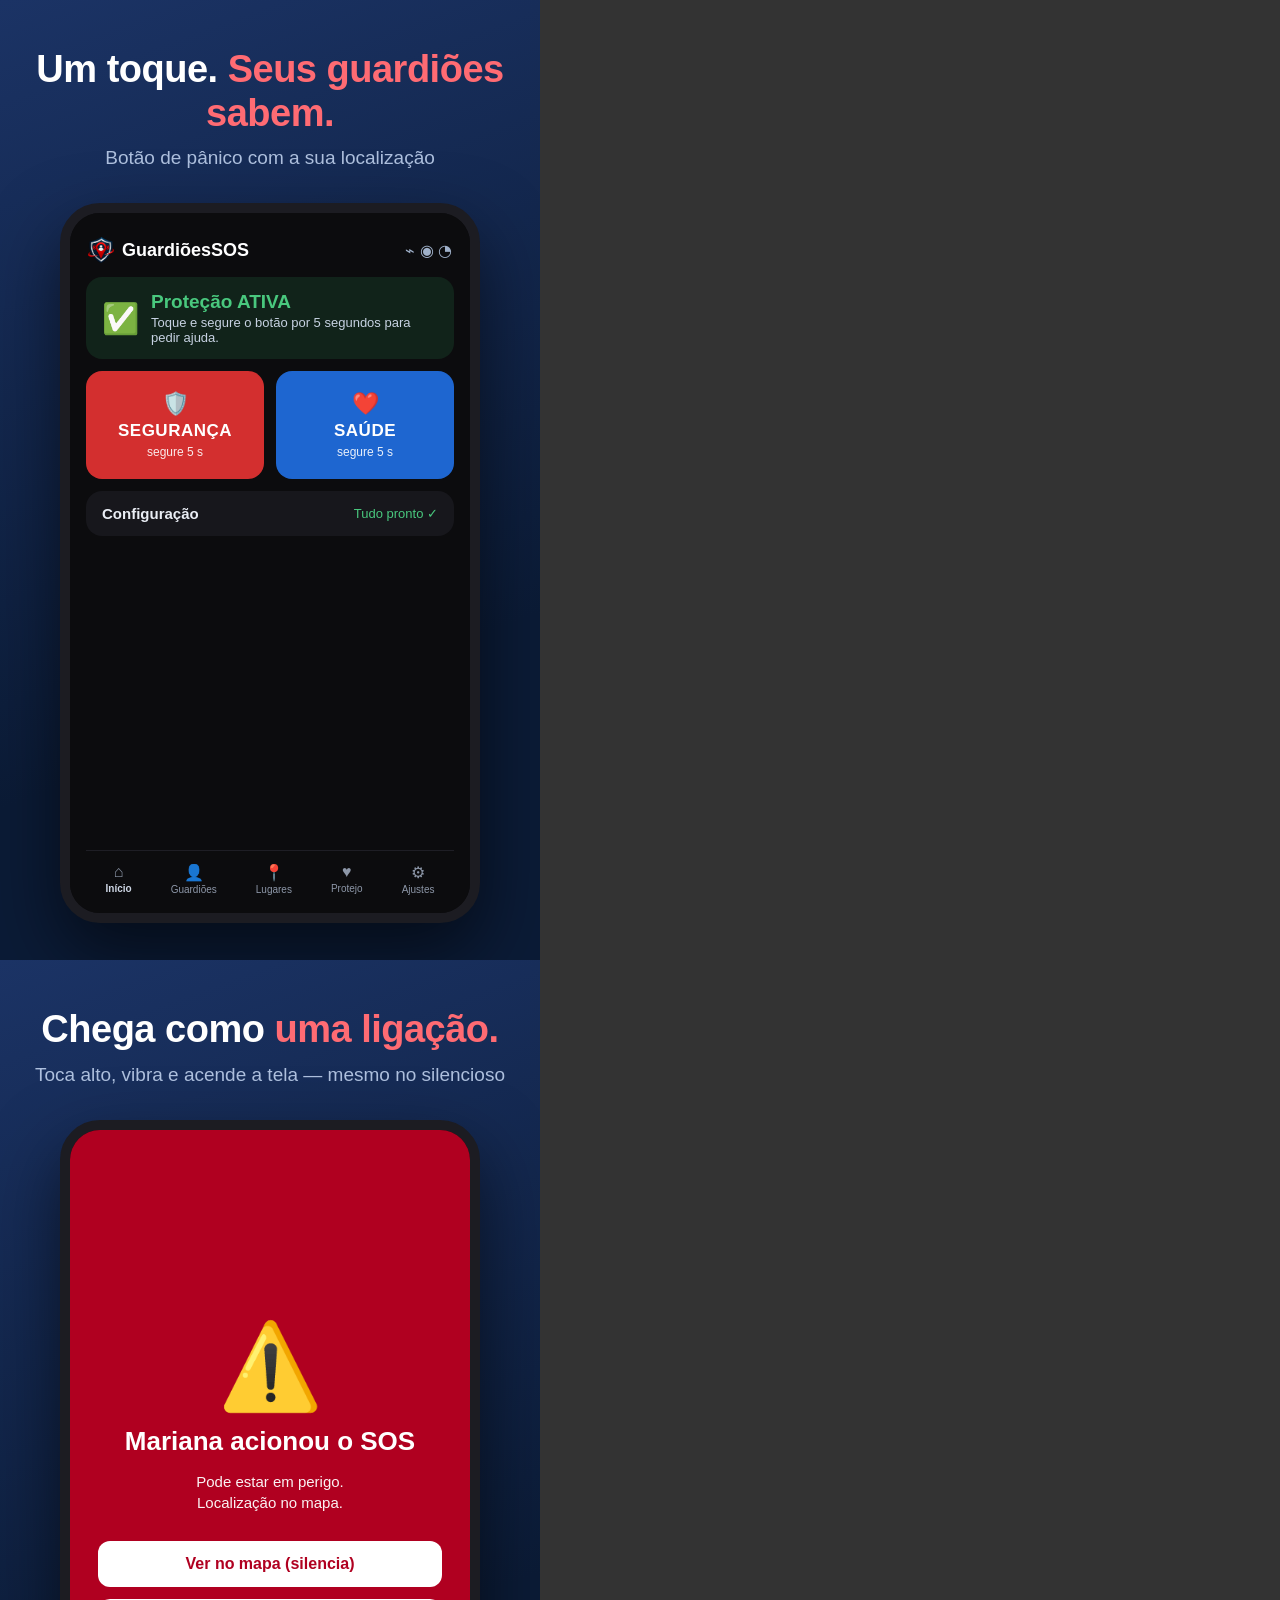
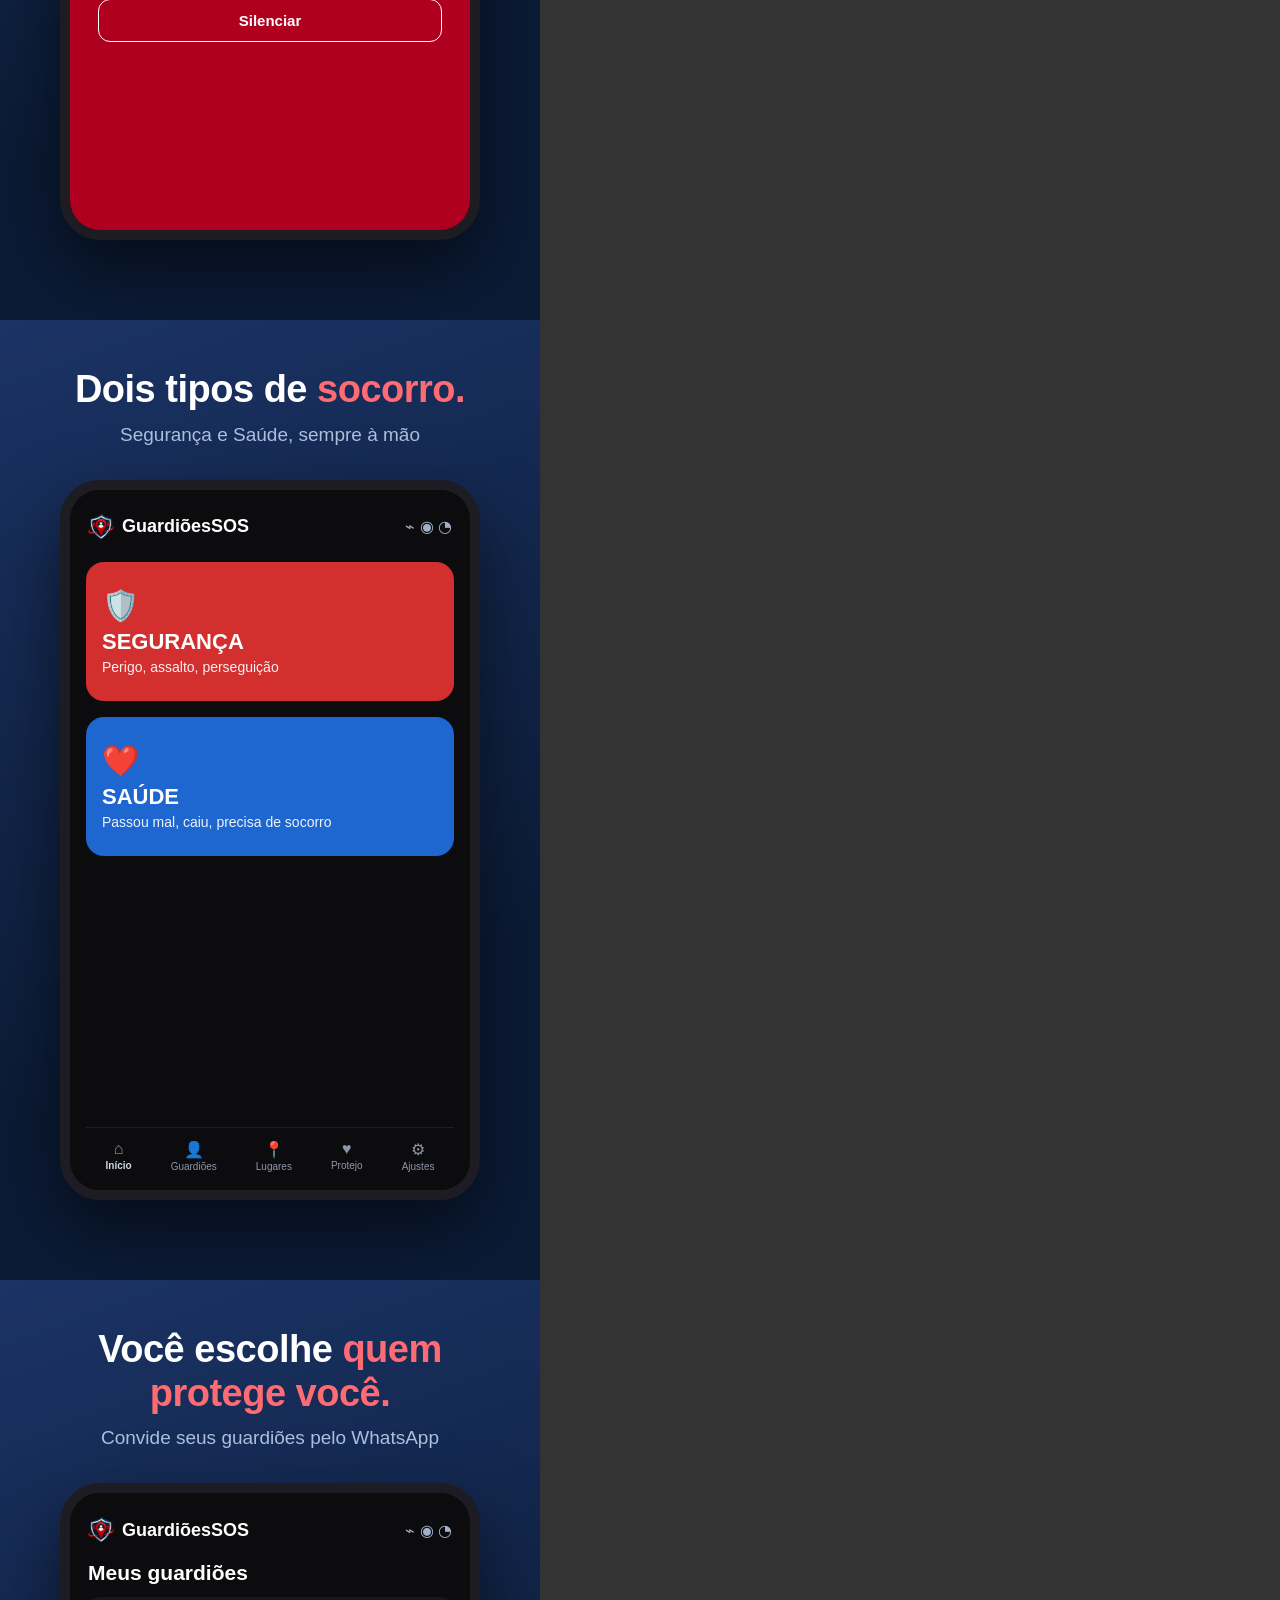
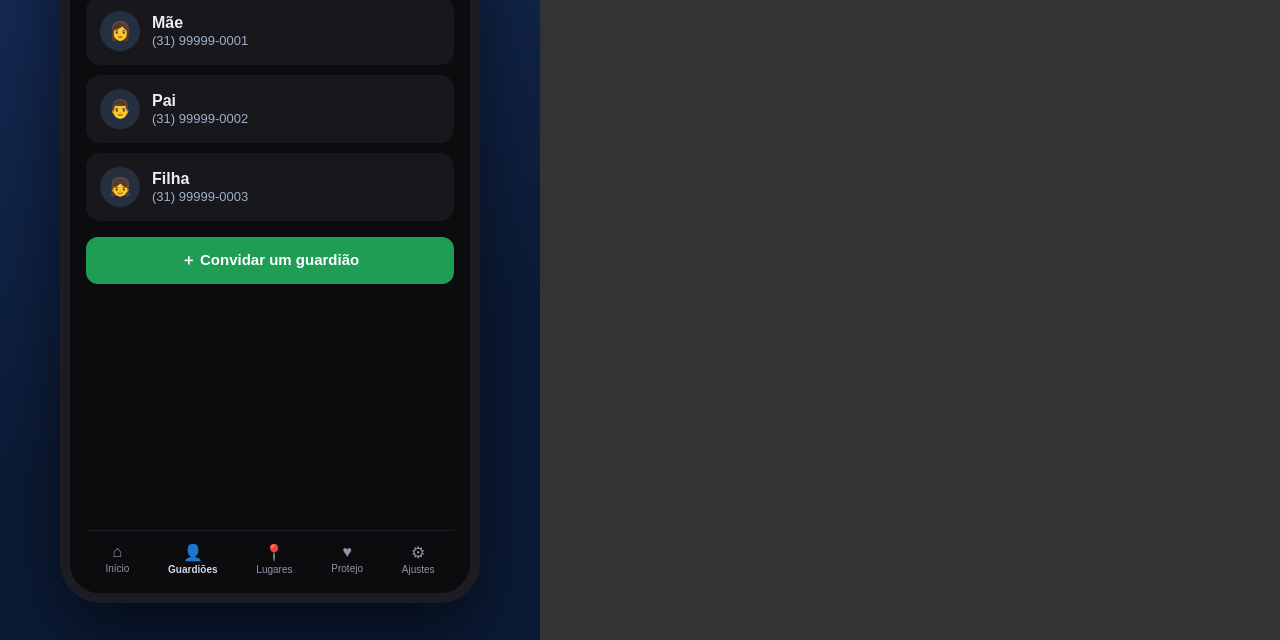
<file: docs/loja/store-shots.html>
<!doctype html>
<html lang="pt-BR">
<head>
<meta charset="utf-8" />
<style>
  * { box-sizing: border-box; margin: 0; padding: 0; }
  :root{ --nav:#0b1b36; --nav2:#16294f; --red:#d32f2f; --blue:#1e66d0; --green:#2e9e5b; }
  body { font-family: -apple-system, "Segoe UI", Roboto, Helvetica, Arial, sans-serif; background:#333; }
  .shot {
    width: 540px; height: 960px; position: relative; overflow: hidden;
    background: linear-gradient(160deg, #1b3365 0%, #0b1b36 70%);
    display: flex; flex-direction: column; align-items: center;
    padding: 48px 34px 0;
  }
  .head { color:#fff; font-size: 38px; font-weight: 800; text-align:center; line-height:1.15; letter-spacing:-0.5px; }
  .head .hl { color:#ff6b73; }
  .sub { color:#aec0de; font-size:19px; text-align:center; margin-top:12px; font-weight:500; }
  /* telefone */
  .phone { margin-top: 34px; width: 420px; height: 720px; border-radius: 40px; background:#0c0c0e;
    border: 10px solid #1c1c22; box-shadow: 0 30px 70px rgba(0,0,0,.55); overflow:hidden; position:relative; }
  .scr { position:absolute; inset:0; background:#0c0c0e; color:#eaeef5; padding: 18px 16px; display:flex; flex-direction:column; }
  /* topbar */
  .top { display:flex; align-items:center; gap:8px; padding: 6px 2px 14px; }
  .top img { width: 26px; height: 26px; }
  .top .nm { font-weight:800; font-size:18px; color:#fff; flex:1; }
  .top .ic { color:#9fb0c9; font-size:16px; }
  .card { background:#17171c; border-radius:16px; padding:14px 16px; margin-bottom:12px; }
  .status { display:flex; align-items:center; gap:12px; background: rgba(46,158,91,.16); }
  .status .big { font-size:30px; }
  .status .t { font-weight:800; color:#49c87e; font-size:19px; }
  .status .s { color:#c7d2e2; font-size:13px; margin-top:2px; }
  .sosrow { display:flex; gap:12px; margin-bottom:12px; }
  .sos { flex:1; border-radius:16px; padding:20px 10px; text-align:center; color:#fff; }
  .sos.seg { background: var(--red); }
  .sos.sau { background: var(--blue); }
  .sos .em { font-size:22px; }
  .sos .nm { font-weight:800; font-size:17px; margin-top:4px; letter-spacing:.5px; }
  .sos .hint { font-size:12px; opacity:.9; margin-top:4px; }
  .cfg { display:flex; align-items:center; justify-content:space-between; }
  .cfg .t { font-weight:700; font-size:15px; }
  .cfg .ok { color:#49c87e; font-size:13px; }
  .nav { margin-top:auto; display:flex; justify-content:space-around; padding-top:12px; border-top:1px solid #1e1e25; color:#8d97a8; font-size:10px; }
  .nav b { color:#cfd8e6; }
  .nav .i { font-size:16px; display:block; text-align:center; margin-bottom:2px; }
  /* alerta */
  .alert { background:#b00020; align-items:center; justify-content:center; text-align:center; padding:28px; }
  .alert .warn { font-size:84px; }
  .alert .t { color:#fff; font-size:26px; font-weight:800; margin-top:10px; line-height:1.2; }
  .alert .b { color:#fff; font-size:15px; margin-top:14px; opacity:.95; line-height:1.4; }
  .alert .btn1 { margin-top:28px; width:100%; background:#fff; color:#b00020; font-weight:800; font-size:16px; border-radius:12px; padding:14px; }
  .alert .btn2 { margin-top:12px; width:100%; border:1.5px solid #fff; color:#fff; font-weight:600; font-size:15px; border-radius:12px; padding:12px; }
  /* guardioes */
  .gtitle { font-weight:800; font-size:21px; color:#fff; margin: 4px 2px 12px; }
  .grow { display:flex; align-items:center; gap:12px; background:#17171c; border-radius:14px; padding:14px 14px; margin-bottom:10px; }
  .grow .av { width:40px; height:40px; border-radius:50%; background:#24303f; display:flex; align-items:center; justify-content:center; font-size:18px; }
  .grow .nm { font-weight:700; font-size:16px; }
  .grow .ph { color:#9fb0c9; font-size:13px; margin-top:1px; }
  .ginvite { margin-top:6px; background:#1f9d55; color:#fff; font-weight:800; font-size:15px; text-align:center; border-radius:12px; padding:14px; }
  .big-sos { display:flex; flex-direction:column; gap:16px; margin-top:8px; }
  .bs { border-radius:18px; padding:26px 16px; color:#fff; }
  .bs.seg{ background:var(--red);} .bs.sau{ background:var(--blue);}
  .bs .em{ font-size:30px;} .bs .nm{ font-weight:800; font-size:22px; margin-top:6px;} .bs .d{ font-size:14px; opacity:.92; margin-top:4px;}
</style>
</head>
<body>

<!-- 1. HOME -->
<div class="shot" id="s1">
  <div class="head">Um toque. <span class="hl">Seus guardiões sabem.</span></div>
  <div class="sub">Botão de pânico com a sua localização</div>
  <div class="phone"><div class="scr">
    <div class="top"><img src="escudo.png"><span class="nm">GuardiõesSOS</span><span class="ic">⌁ ◉ ◔</span></div>
    <div class="card status"><span class="big">✅</span><div><div class="t">Proteção ATIVA</div><div class="s">Toque e segure o botão por 5 segundos para pedir ajuda.</div></div></div>
    <div class="sosrow">
      <div class="sos seg"><div class="em">🛡️</div><div class="nm">SEGURANÇA</div><div class="hint">segure 5 s</div></div>
      <div class="sos sau"><div class="em">❤️</div><div class="nm">SAÚDE</div><div class="hint">segure 5 s</div></div>
    </div>
    <div class="card cfg"><span class="t">Configuração</span><span class="ok">Tudo pronto ✓</span></div>
    <div class="nav">
      <div><span class="i">⌂</span><b>Início</b></div><div><span class="i">👤</span>Guardiões</div>
      <div><span class="i">📍</span>Lugares</div><div><span class="i">♥</span>Protejo</div><div><span class="i">⚙</span>Ajustes</div>
    </div>
  </div></div>
</div>

<!-- 2. ALERTA -->
<div class="shot" id="s2">
  <div class="head">Chega como <span class="hl">uma ligação.</span></div>
  <div class="sub">Toca alto, vibra e acende a tela — mesmo no silencioso</div>
  <div class="phone"><div class="scr alert">
    <div class="warn">⚠️</div>
    <div class="t">Mariana acionou o SOS</div>
    <div class="b">Pode estar em perigo.<br>Localização no mapa.</div>
    <div class="btn1">Ver no mapa (silencia)</div>
    <div class="btn2">Silenciar</div>
  </div></div>
</div>

<!-- 3. DOIS SOS -->
<div class="shot" id="s3">
  <div class="head">Dois tipos de <span class="hl">socorro.</span></div>
  <div class="sub">Segurança e Saúde, sempre à mão</div>
  <div class="phone"><div class="scr">
    <div class="top"><img src="escudo.png"><span class="nm">GuardiõesSOS</span><span class="ic">⌁ ◉ ◔</span></div>
    <div class="big-sos">
      <div class="bs seg"><div class="em">🛡️</div><div class="nm">SEGURANÇA</div><div class="d">Perigo, assalto, perseguição</div></div>
      <div class="bs sau"><div class="em">❤️</div><div class="nm">SAÚDE</div><div class="d">Passou mal, caiu, precisa de socorro</div></div>
    </div>
    <div class="nav">
      <div><span class="i">⌂</span><b>Início</b></div><div><span class="i">👤</span>Guardiões</div>
      <div><span class="i">📍</span>Lugares</div><div><span class="i">♥</span>Protejo</div><div><span class="i">⚙</span>Ajustes</div>
    </div>
  </div></div>
</div>

<!-- 4. GUARDIÕES -->
<div class="shot" id="s4">
  <div class="head">Você escolhe <span class="hl">quem protege você.</span></div>
  <div class="sub">Convide seus guardiões pelo WhatsApp</div>
  <div class="phone"><div class="scr">
    <div class="top"><img src="escudo.png"><span class="nm">GuardiõesSOS</span><span class="ic">⌁ ◉ ◔</span></div>
    <div class="gtitle">Meus guardiões</div>
    <div class="grow"><div class="av">👩</div><div><div class="nm">Mãe</div><div class="ph">(31) 99999-0001</div></div></div>
    <div class="grow"><div class="av">👨</div><div><div class="nm">Pai</div><div class="ph">(31) 99999-0002</div></div></div>
    <div class="grow"><div class="av">👧</div><div><div class="nm">Filha</div><div class="ph">(31) 99999-0003</div></div></div>
    <div class="ginvite">＋ Convidar um guardião</div>
    <div class="nav">
      <div><span class="i">⌂</span>Início</div><div><span class="i">👤</span><b>Guardiões</b></div>
      <div><span class="i">📍</span>Lugares</div><div><span class="i">♥</span>Protejo</div><div><span class="i">⚙</span>Ajustes</div>
    </div>
  </div></div>
</div>

</body>
</html>
</file>
